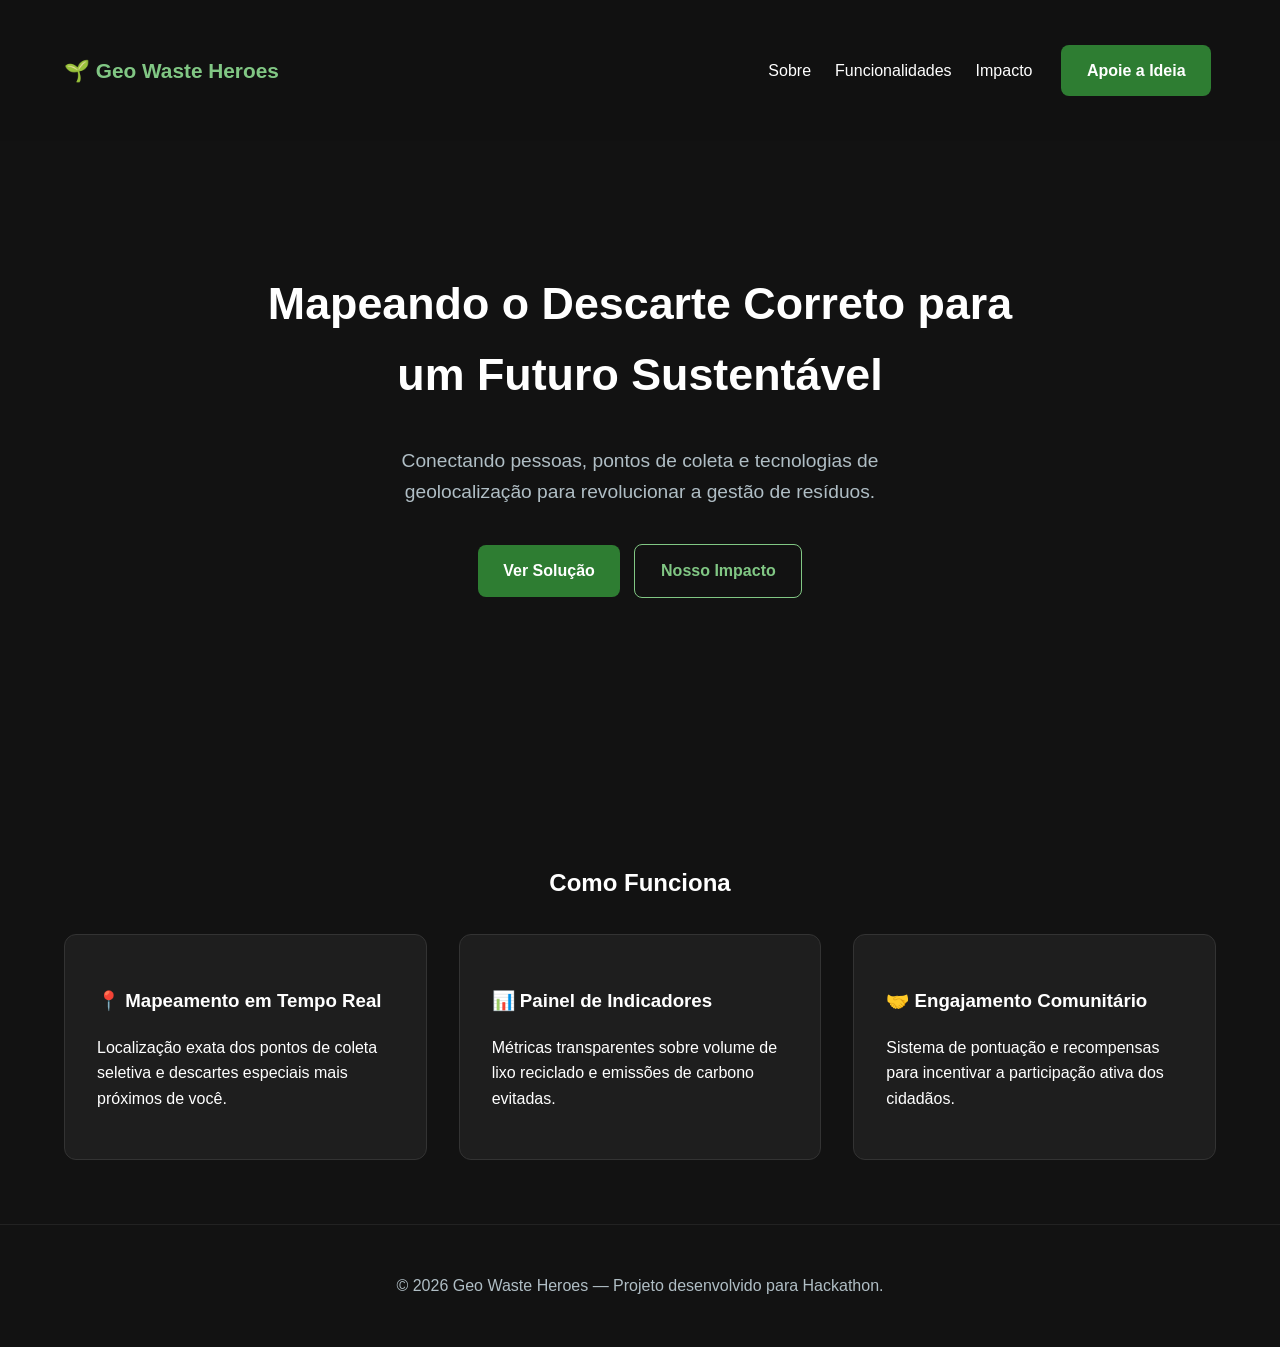
<file: index.html>
<!DOCTYPE html>
<html lang="pt-BR">
<head>
  <meta charset="UTF-8">
  <meta name="viewport" content="width=device-width, initial-scale=1.0">
  <title>Geo Waste Heroes - Soluções Sustentáveis</title>
  <link rel="stylesheet" href="style.css">
</head>
<body>

  <!-- NAVEGAÇÃO -->
  <nav class="navbar">
    <div class="logo">🌱 Geo Waste Heroes</div>
    <ul class="nav-links">
      <li><a href="#sobre">Sobre</a></li>
      <li><a href="#funcionalidades">Funcionalidades</a></li>
      <li><a href="#impacto">Impacto</a></li>
      <li><a href="#contato" class="btn-primary">Apoie a Ideia</a></li>
    </ul>
  </nav>

  <!-- HERO SECTION (APRESENTAÇÃO) -->
  <header class="hero">
    <h1>Mapeando o Descarte Correto para um Futuro Sustentável</h1>
    <p>Conectando pessoas, pontos de coleta e tecnologias de geolocalização para revolucionar a gestão de resíduos.</p>
    <div class="hero-btns">
      <a href="#funcionalidades" class="btn-primary">Ver Solução</a>
      <a href="#impacto" class="btn-secondary">Nosso Impacto</a>
    </div>
  </header>

  <!-- FUNCIONALIDADES / PITCH -->
  <section id="funcionalidades" class="features">
    <h2>Como Funciona</h2>
    <div class="cards-grid">
      <div class="card">
        <h3>📍 Mapeamento em Tempo Real</h3>
        <p>Localização exata dos pontos de coleta seletiva e descartes especiais mais próximos de você.</p>
      </div>
      <div class="card">
        <h3>📊 Painel de Indicadores</h3>
        <p>Métricas transparentes sobre volume de lixo reciclado e emissões de carbono evitadas.</p>
      </div>
      <div class="card">
        <h3>🤝 Engajamento Comunitário</h3>
        <p>Sistema de pontuação e recompensas para incentivar a participação ativa dos cidadãos.</p>
      </div>
    </div>
  </section>

  <!-- RODAPÉ -->
  <footer>
    <p>&copy; 2026 Geo Waste Heroes — Projeto desenvolvido para Hackathon.</p>
  </footer>

</body>
</html>
</file>
<file: style.css>
/* Estilos globais */
:root {
  --primary-color: #2e7d32;
  --secondary-color: #81c784;
  --bg-dark: #121212;
  --bg-card: #1e1e1e;
  --text-main: #ffffff;
  --text-sub: #b0bec5;
}

body {
  margin: 0;
  font-family: 'Segoe UI', Tahoma, Geneva, Verdana, sans-serif;
  background-color: var(--bg-dark);
  color: var(--text-main);
  line-height: 1.6;
}

/* Nav */
.navbar {
  display: flex;
  justify-content: space-between;
  align-items: center;
  padding: 1.5rem 5%;
  background-color: rgba(18, 18, 18, 0.9);
  position: fixed;
  width: 90%;
  top: 0;
  z-index: 100;
}

.logo {
  font-size: 1.3rem;
  font-weight: bold;
  color: var(--secondary-color);
}

.nav-links {
  list-style: none;
  display: flex;
  gap: 1.5rem;
  align-items: center;
}

.nav-links a {
  color: var(--text-main);
  text-decoration: none;
  transition: color 0.3s;
}

.nav-links a:hover {
  color: var(--secondary-color);
}

/* Hero */
.hero {
  height: 80vh;
  display: flex;
  flex-direction: column;
  justify-content: center;
  align-items: center;
  text-align: center;
  padding: 0 1rem;
  margin-top: 60px;
}

.hero h1 {
  font-size: 2.8rem;
  max-width: 800px;
  margin-bottom: 1rem;
}

.hero p {
  font-size: 1.2rem;
  color: var(--text-sub);
  max-width: 600px;
  margin-bottom: 2rem;
}

/* Botões */
.btn-primary, .btn-secondary {
  padding: 0.8rem 1.6rem;
  border-radius: 8px;
  text-decoration: none;
  font-weight: bold;
  display: inline-block;
  margin: 0.3rem;
}

.btn-primary {
  background-color: var(--primary-color);
  color: white;
}

.btn-secondary {
  border: 1px solid var(--secondary-color);
  color: var(--secondary-color);
}

/* Cards */
.features {
  padding: 4rem 5%;
  text-align: center;
}

.cards-grid {
  display: grid;
  grid-template-columns: repeat(auto-fit, minmax(250px, 1fr));
  gap: 2rem;
  margin-top: 2rem;
}

.card {
  background-color: var(--bg-card);
  padding: 2rem;
  border-radius: 12px;
  border: 1px solid #333;
  text-align: left;
}

footer {
  text-align: center;
  padding: 2rem;
  color: var(--text-sub);
  border-top: 1px solid #222;
}
</file>
